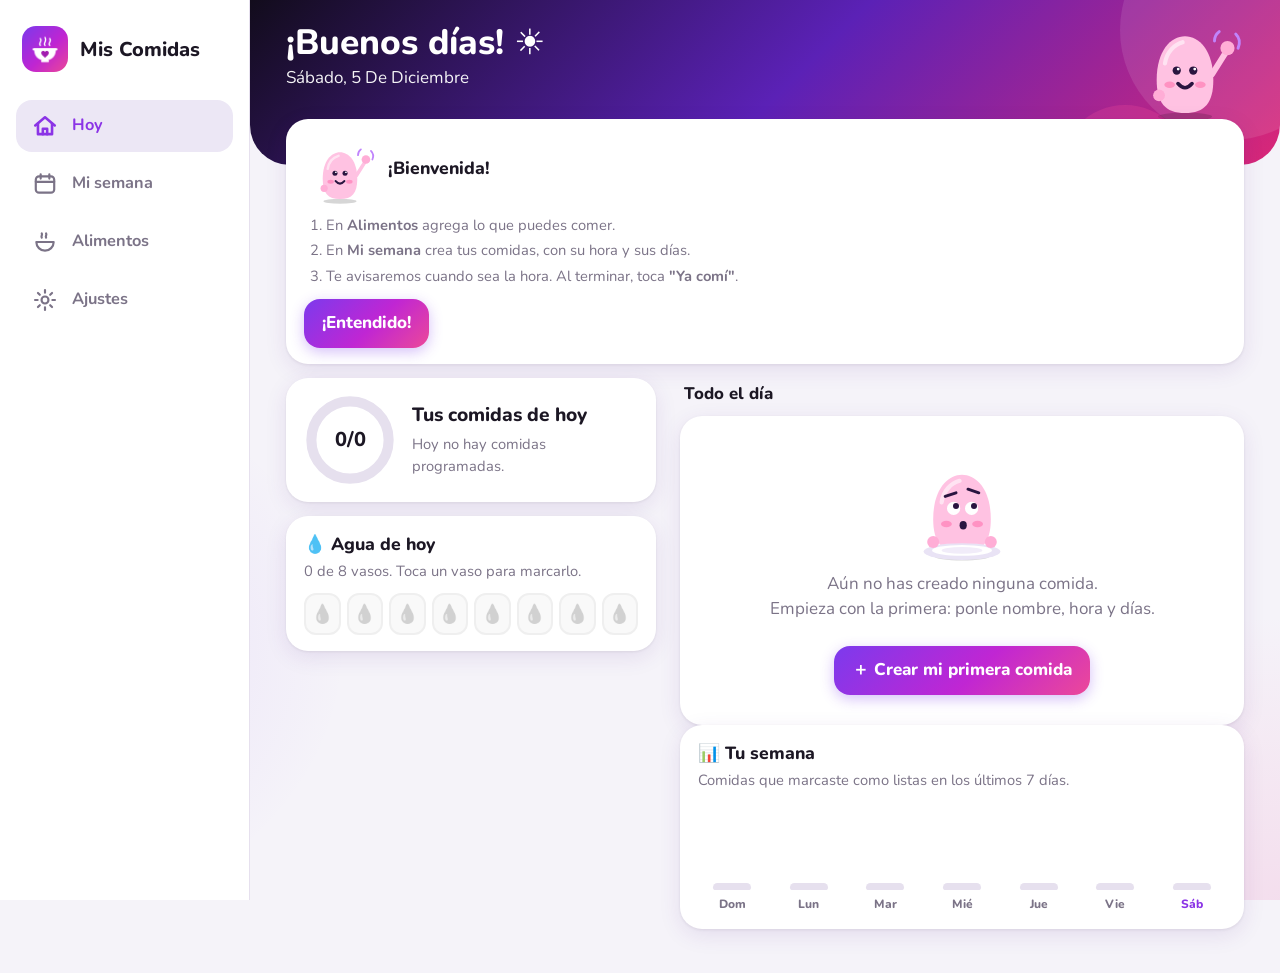
<file: index.html>
<!doctype html>
<html lang="es">
<head>
<meta charset="utf-8">
<meta name="viewport" content="width=device-width, initial-scale=1, viewport-fit=cover">
<meta name="theme-color" content="#5b21b6">
<meta name="apple-mobile-web-app-capable" content="yes">
<meta name="mobile-web-app-capable" content="yes">
<meta name="apple-mobile-web-app-title" content="Mis Comidas">
<link rel="manifest" href="manifest.webmanifest">
<link rel="icon" href="icon-192.png">
<link rel="apple-touch-icon" href="apple-touch-icon.png">
<link rel="preconnect" href="https://fonts.googleapis.com"><link rel="preconnect" href="https://fonts.gstatic.com" crossorigin>
<link rel="stylesheet" href="https://fonts.googleapis.com/css2?family=Nunito:wght@400;600;700;800&display=swap">
<link rel="stylesheet" href="styles.css">
<title>Mis Comidas</title>
</head>
<body>
<svg width="0" height="0" style="position:absolute" aria-hidden="true"><defs>
  <linearGradient id="gradAnillo" x1="0" y1="0" x2="1" y2="1"><stop offset="0" stop-color="#7c3aed"/><stop offset="1" stop-color="#ec4899"/></linearGradient>
</defs></svg>

<nav aria-label="Menú principal">
  <div class="logo"><img src="icon-192.png" alt=""><span>Mis Comidas</span></div>
  <button data-v="hoy" class="on">
    <svg viewBox="0 0 24 24"><path d="M3 11.5 12 4l9 7.5"/><path d="M5.5 10v9.5h13V10"/><path d="M10 19.5v-5h4v5"/></svg><span>Hoy</span></button>
  <button data-v="semana">
    <svg viewBox="0 0 24 24"><rect x="3.5" y="5" width="17" height="15" rx="3"/><path d="M3.5 10h17M8 3v4M16 3v4"/></svg><span>Mi semana</span></button>
  <button data-v="alimentos">
    <svg viewBox="0 0 24 24"><path d="M4 12h16a8 8 0 0 1-16 0Z"/><path d="M9 8c-1-1.5 1-2.5 0-4M13 8c-1-1.5 1-2.5 0-4"/></svg><span>Alimentos</span></button>
  <button data-v="ajustes">
    <svg viewBox="0 0 24 24"><circle cx="12" cy="12" r="3.2"/><path d="M12 2.8v2.4M12 18.8v2.4M2.8 12h2.4M18.8 12h2.4M5.5 5.5l1.7 1.7M16.8 16.8l1.7 1.7M5.5 18.5l1.7-1.7M16.8 7.2l1.7-1.7"/></svg><span>Ajustes</span></button>
</nav>

<header class="top"><div>
  <h1 id="saludo">¡Hola!</h1>
  <p id="fecha"></p>
  <img class="top-pj" src="img/hola.svg" alt="">
</div></header>

<main class="contenido flota">
  <!-- HOY -->
  <section id="v-hoy" class="view on">
    <div id="avisoNotif"></div>
    <div id="bienvenida"></div>
    <div class="grid-hoy">
      <div class="lateral">
        <div class="card resumen" id="resumenCard">
          <div class="anillo">
            <svg viewBox="0 0 100 100"><circle class="fondo" cx="50" cy="50" r="42"/><circle class="valor" id="anillo" cx="50" cy="50" r="42" stroke-dasharray="263.9" stroke-dashoffset="263.9"/></svg>
            <b id="anilloTxt">0/0</b>
          </div>
          <div><h2 id="resumenTitulo">Tus comidas de hoy</h2><p class="hint" id="resumen"></p></div>
        </div>
        <div id="sigue"></div>
        <div class="card agua">
          <h2>💧 Agua de hoy</h2>
          <p class="hint" id="aguaTxt"></p>
          <div class="vasos" id="vasos"></div>
        </div>
      </div>
      <div>
        <h2 class="seccion" style="margin-top:4px">Todo el día</h2>
        <div id="listaHoy"></div>
        <div class="card">
          <h2>📊 Tu semana</h2>
          <p class="hint">Comidas que marcaste como listas en los últimos 7 días.</p>
          <div class="barras" id="barras"></div>
        </div>
      </div>
    </div>
  </section>

  <!-- SEMANA -->
  <section id="v-semana" class="view">
    <p class="hint" id="ayudaSemana" style="margin:0 4px 12px">Elige un día y toca una comida para cambiar su hora o lo que vas a comer.</p>
    <div class="dias" id="diasSemana"></div>
    <div id="listaSemana"></div>
    <div class="tablero" id="tablero"></div>
  </section>

  <!-- ALIMENTOS -->
  <section id="v-alimentos" class="view">
   <div class="dos-col"><div>
    <div class="card">
      <h2>Mis alimentos</h2>
      <p class="hint">Escribe lo que sí puedes comer. Después lo eliges al armar cada comida.</p>
      <form class="row" id="formAlimento" style="flex-wrap:nowrap;margin-top:12px">
        <input id="nuevoAlimento" placeholder="Ej. Caldo de pollo" autocomplete="off" enterkeyhint="done">
        <button class="btn" type="submit">Agregar</button>
      </form>
    </div>
    <h2 class="seccion">Lista de alimentos</h2>
    <div class="chips" id="listaAlimentos"></div>
   </div><div>
    <h2 class="seccion" id="sugTitulo">Mi lista de comidas permitidas <span class="hint" style="font-weight:600">(toca para agregar)</span></h2>
    <div class="chips" id="sugerencias"></div>
   </div></div>
  </section>

  <!-- AJUSTES -->
  <section id="v-ajustes" class="view">
   <div class="ajustes-grid"><div>
    <div class="card">
      <h2>🔔 Avisos</h2>
      <p class="hint" id="notifEstado"></p>
      <button class="btn ancho" id="btnNotif" style="margin:10px 0 4px">Activar notificaciones</button>
      <label for="aviso">¿Cuánto antes quieres que te avise?</label>
      <select id="aviso">
        <option value="0">A la hora exacta</option>
        <option value="5">5 minutos antes</option>
        <option value="10">10 minutos antes</option>
        <option value="15">15 minutos antes</option>
        <option value="30">30 minutos antes</option>
      </select>
    </div>
    <div class="card">
      <h2>🎨 Personalizar</h2>
      <label for="nombreUsuario" style="margin-top:8px">¿Cómo te llamas?</label>
      <input id="nombreUsuario" placeholder="Tu nombre" autocomplete="off" maxlength="30">
      <label for="letra">Tamaño de letra</label>
      <select id="letra">
        <option value="normal">Normal</option>
        <option value="grande">Grande</option>
        <option value="enorme">Muy grande</option>
      </select>
      <label for="tema">Colores</label>
      <select id="tema">
        <option value="auto">Automático (como tu aparato)</option>
        <option value="claro">Claro</option>
        <option value="oscuro">Oscuro</option>
      </select>
    </div>
   </div><div>
    <div class="card">
      <h2>📆 Google Calendar</h2>
      <p class="hint">Guarda tus comidas en un calendario llamado "Mis Comidas" y las mantiene iguales en todos tus aparatos.</p>
      <div id="gConfig"><label for="gClientId">ID de cliente de Google</label>
        <input id="gClientId" placeholder="xxxx.apps.googleusercontent.com" autocomplete="off"><div style="height:10px"></div></div>
      <div class="row" style="margin-top:12px">
        <button class="btn" id="gConectar">Conectar con Google</button>
        <button class="btn" id="gSync" hidden>Sincronizar ahora</button>
        <button class="btn peligro chico" id="gSalir" hidden>Desconectar</button>
      </div>
      <p class="hint" id="gEstado" style="margin-top:8px"></p>
      <label class="interruptor" for="alarmaCal" style="font-weight:700">
        <span>Que también suene la alarma de Google Calendar
          <span class="hint" style="display:block;font-weight:400">Suena aunque la app esté cerrada. Esa notificación muestra el correo de la cuenta; si no te gusta, apágala.</span></span>
        <input type="checkbox" id="alarmaCal" checked>
      </label>
    </div>
   </div></div>
  </section>
</main>

<button class="btn fab" id="nuevaComida" hidden><span style="font-size:1.3rem;line-height:1">＋</span> Agregar comida</button>

<dialog id="dlg">
  <form method="dialog" id="formComida">
    <h2 id="dlgTitulo">Comida</h2>
    <label for="cNombre">¿Cómo se llama?</label>
    <input id="cNombre" required placeholder="Ej. Desayuno" autocomplete="off">
    <label for="cHH">¿A qué hora?</label>
    <div class="row" style="flex-wrap:nowrap"><select id="cHH"></select><select id="cMM"></select></div>
    <label>¿Qué días?</label>
    <div class="dias" id="cDias"></div>
    <label>¿Qué vas a comer?</label>
    <div class="chips" id="cAlimentos"></div>
    <p class="hint" id="cSinAlimentos" hidden>Primero agrega alimentos en la pestaña "Alimentos".</p>
    <label for="cNota">Nota (opcional)</label>
    <input id="cNota" placeholder="Ej. Sin sal, tibio…" autocomplete="off">
    <div class="row fin">
      <button type="button" class="btn peligro" id="cBorrar">Eliminar</button>
      <div class="row">
        <button type="button" class="btn sec" id="cCancelar">Cancelar</button>
        <button type="submit" class="btn">Guardar</button>
      </div>
    </div>
  </form>
</dialog>
<dialog id="alerta">
  <img src="ansioso.gif" alt="">
  <div class="cuerpo">
    <h2 id="alertaTitulo"></h2><p id="alertaTexto"></p>
    <div class="row"><button class="btn ok" id="alertaListo">Ya comí ✓</button><button class="btn sec" id="alertaCerrar">Cerrar</button></div>
  </div>
</dialog>
<dialog id="recuerda">
  <div class="cuerpo">
    <img src="img/hola.svg" alt="">
    <h2>¡Hola!</h2>
    <p id="recuerdaTexto">No te olvides de agregar tus comidas de esta semana.</p>
    <div class="row"><button class="btn ok" id="recuerdaOk">Vale</button></div>
  </div>
</dialog>
<div class="toast" id="toast" role="status"></div>

<script src="config.js"></script>
<script src="app.js"></script>
</body>
</html>
</file>
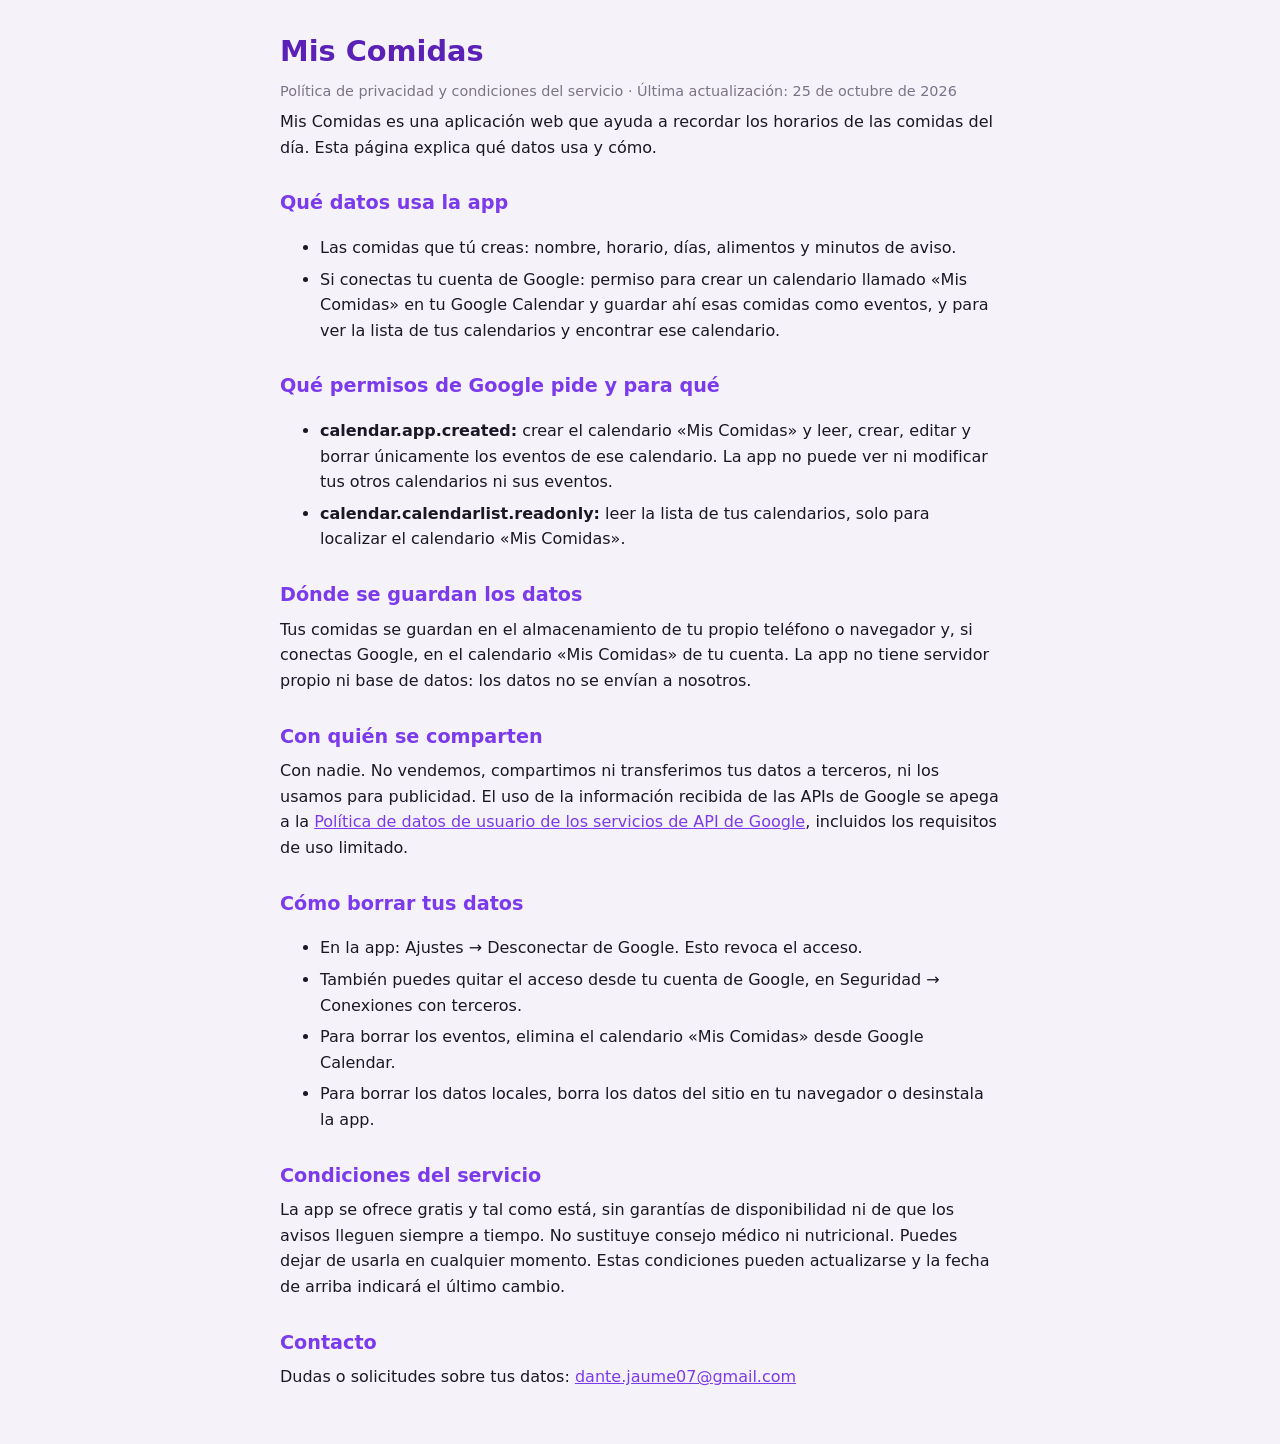
<file: privacidad.html>
<!doctype html>
<html lang="es">
<head>
<meta charset="utf-8">
<meta name="viewport" content="width=device-width, initial-scale=1">
<title>Mis Comidas – Privacidad y condiciones</title>
<style>
  body{margin:0;background:#f5f3f9;color:#1c1724;font:16px/1.6 system-ui,-apple-system,"Segoe UI",sans-serif}
  main{max-width:720px;margin:0 auto;padding:28px 18px 48px}
  h1{font-size:1.8rem;margin:0 0 4px;color:#5b21b6}
  h2{font-size:1.2rem;margin:28px 0 6px;color:#7c3aed}
  p,li{margin:6px 0}
  .fecha{color:#7b7387;font-size:.9rem}
  a{color:#7c3aed}
</style>
</head>
<body>
<main>
  <h1>Mis Comidas</h1>
  <p class="fecha">Política de privacidad y condiciones del servicio · Última actualización: 25 de octubre de 2026</p>

  <p>Mis Comidas es una aplicación web que ayuda a recordar los horarios de las comidas del día. Esta página explica qué datos usa y cómo.</p>

  <h2>Qué datos usa la app</h2>
  <ul>
    <li>Las comidas que tú creas: nombre, horario, días, alimentos y minutos de aviso.</li>
    <li>Si conectas tu cuenta de Google: permiso para crear un calendario llamado «Mis Comidas» en tu Google Calendar y guardar ahí esas comidas como eventos, y para ver la lista de tus calendarios y encontrar ese calendario.</li>
  </ul>

  <h2>Qué permisos de Google pide y para qué</h2>
  <ul>
    <li><b>calendar.app.created:</b> crear el calendario «Mis Comidas» y leer, crear, editar y borrar únicamente los eventos de ese calendario. La app no puede ver ni modificar tus otros calendarios ni sus eventos.</li>
    <li><b>calendar.calendarlist.readonly:</b> leer la lista de tus calendarios, solo para localizar el calendario «Mis Comidas».</li>
  </ul>

  <h2>Dónde se guardan los datos</h2>
  <p>Tus comidas se guardan en el almacenamiento de tu propio teléfono o navegador y, si conectas Google, en el calendario «Mis Comidas» de tu cuenta. La app no tiene servidor propio ni base de datos: los datos no se envían a nosotros.</p>

  <h2>Con quién se comparten</h2>
  <p>Con nadie. No vendemos, compartimos ni transferimos tus datos a terceros, ni los usamos para publicidad. El uso de la información recibida de las APIs de Google se apega a la <a href="https://developers.google.com/terms/api-services-user-data-policy">Política de datos de usuario de los servicios de API de Google</a>, incluidos los requisitos de uso limitado.</p>

  <h2>Cómo borrar tus datos</h2>
  <ul>
    <li>En la app: Ajustes → Desconectar de Google. Esto revoca el acceso.</li>
    <li>También puedes quitar el acceso desde tu cuenta de Google, en Seguridad → Conexiones con terceros.</li>
    <li>Para borrar los eventos, elimina el calendario «Mis Comidas» desde Google Calendar.</li>
    <li>Para borrar los datos locales, borra los datos del sitio en tu navegador o desinstala la app.</li>
  </ul>

  <h2>Condiciones del servicio</h2>
  <p>La app se ofrece gratis y tal como está, sin garantías de disponibilidad ni de que los avisos lleguen siempre a tiempo. No sustituye consejo médico ni nutricional. Puedes dejar de usarla en cualquier momento. Estas condiciones pueden actualizarse y la fecha de arriba indicará el último cambio.</p>

  <h2>Contacto</h2>
  <p>Dudas o solicitudes sobre tus datos: <a href="mailto:dante.jaume07@gmail.com">dante.jaume07@gmail.com</a></p>
</main>
</body>
</html>
</file>
<file: styles.css>
:root{
  --bg:#f5f3f9; --bg2:#ece7f5; --card:#ffffff; --ink:#1c1724; --muted:#7b7387; --line:#e6e0ee;
  --morado:#7c3aed; --fucsia:#c026d3; --rosa:#ec4899;
  --grad:linear-gradient(135deg,#7c3aed,#c026d3 55%,#ec4899);
  --grad-top:linear-gradient(135deg,#120c1c,#5b21b6 52%,#db2777);
  --brand:#8b34e6; --ok:#7c3aed; --ok-soft:#efe6fd; --pend:#a21caf; --pend-soft:#fbe3fb;
  --shadow:0 6px 22px rgba(80,30,140,.10), 0 1px 3px rgba(20,10,40,.08);
  --radius:22px;
  --des:#ec4899; --des-s:#fde4f0;
  --col:#a855f7; --col-s:#f1e4fd;
  --com:#d946ef; --com-s:#fbe3fb;
  --cen:#64748b; --cen-s:#e6eaf1;
  --otro:#9ca3af; --otro-s:#eceef2;
}
@media (prefers-color-scheme:dark){
  :root:not([data-theme="claro"]){
    --bg:#0c0a10; --bg2:#1c1726; --card:#151119; --ink:#f4eefc; --muted:#9d93ae; --line:#2b2437;
    --ok-soft:#2a1f45; --pend-soft:#3a1b3d; --brand:#b583ff; --ok:#a77bff; --pend:#f0a1f7;
    --shadow:0 6px 22px rgba(0,0,0,.45);
    --des-s:#3b1830; --col-s:#2c1d44; --com-s:#38183f; --cen-s:#1f2633; --otro-s:#22252c;
  }
}
:root[data-theme="oscuro"]{
  --bg:#0c0a10; --bg2:#1c1726; --card:#151119; --ink:#f4eefc; --muted:#9d93ae; --line:#2b2437;
  --ok-soft:#2a1f45; --pend-soft:#3a1b3d; --brand:#b583ff; --ok:#a77bff; --pend:#f0a1f7;
  --shadow:0 6px 22px rgba(0,0,0,.45);
  --des-s:#3b1830; --col-s:#2c1d44; --com-s:#38183f; --cen-s:#1f2633; --otro-s:#22252c;
}
*{box-sizing:border-box;-webkit-tap-highlight-color:transparent}
[hidden]{display:none!important}
html,body{margin:0}
html[data-letra="grande"]{font-size:18.5px}
html[data-letra="enorme"]{font-size:21px}
body{background:radial-gradient(620px 460px at 100% 100%,rgba(236,72,153,.12),transparent 62%),radial-gradient(560px 460px at 0 72%,rgba(124,58,237,.12),transparent 62%),var(--bg);
  background-attachment:fixed;color:var(--ink);font:1.0625rem/1.45 "Nunito","Segoe UI",system-ui,-apple-system,Roboto,sans-serif;
  padding-bottom:calc(88px + env(safe-area-inset-bottom));min-height:100vh}
button{font:inherit;cursor:pointer}
h1,h2,h3,p{margin:0}

/* ---------- Estructura ---------- */
.top{background:var(--grad-top);color:#fff;padding:calc(22px + env(safe-area-inset-top)) 0 66px;border-radius:0 0 34px 34px;position:relative;overflow:hidden}
.top::before,.top::after{content:"";position:absolute;border-radius:50%;background:rgba(255,255,255,.10)}
.top::before{width:220px;height:220px;right:-60px;top:-80px}
.top::after{width:130px;height:130px;right:90px;bottom:-70px;background:rgba(236,72,153,.28)}
.top > div,.contenido{max-width:720px;margin:0 auto;padding:0 20px}
.top > div{position:relative}
.top h1{font-size:1.7rem;font-weight:800;line-height:1.15}
.top p{opacity:.95;text-transform:capitalize;margin-top:4px}
.contenido{padding-bottom:24px}
.flota{margin-top:-46px;position:relative}
.view{display:none}.view.on{display:block;animation:sube .25s ease}
@keyframes flota{50%{transform:translateY(-6px)}}
@keyframes aparece{from{opacity:0;transform:translateY(24px) scale(.96)}to{opacity:1;transform:none}}
@keyframes velo{from{opacity:0}to{opacity:1}}
#confeti{position:fixed;inset:0;width:100%;height:100%;pointer-events:none;z-index:60}
@keyframes sube{from{opacity:0;transform:translateY(8px)}to{opacity:1;transform:none}}

/* ---------- Navegación ---------- */
nav{position:fixed;bottom:0;left:0;right:0;z-index:5;display:flex;background:var(--card);
  border-top:1px solid var(--line);padding:6px 6px calc(6px + env(safe-area-inset-bottom));box-shadow:0 -6px 24px rgba(80,30,140,.12)}
nav .logo{display:none}
nav button{flex:1;border:0;background:none;color:var(--muted);padding:6px 2px;font-size:.76rem;font-weight:700;
  display:flex;flex-direction:column;align-items:center;gap:3px;border-radius:16px}
nav button svg{width:26px;height:26px;fill:none;stroke:currentColor;stroke-width:2;stroke-linecap:round;stroke-linejoin:round}
nav button.on{color:var(--brand)}
nav button.on svg{stroke-width:2.4}

/* ---------- Tarjetas ---------- */
.card{background:var(--card);border-radius:var(--radius);padding:16px 18px;margin:0 0 14px;box-shadow:var(--shadow)}
.card h2{font-size:1.1rem;font-weight:800;margin-bottom:4px}
.hint{color:var(--muted);font-size:.92rem}
.seccion{font-size:1.05rem;font-weight:800;margin:22px 4px 10px}

.resumen{display:flex;gap:16px;align-items:center}
.anillo{position:relative;width:92px;height:92px;flex:none}
.anillo svg{width:100%;height:100%;transform:rotate(-90deg)}
.anillo circle{fill:none;stroke-width:11;stroke-linecap:round}
.anillo .fondo{stroke:var(--line)}
.anillo .valor{stroke:url(#gradAnillo);transition:stroke-dashoffset .5s ease}
.anillo b{position:absolute;inset:0;display:flex;align-items:center;justify-content:center;font-size:1.25rem;font-weight:800}
.resumen h2{font-size:1.2rem}

/* próxima comida */
.sigue{border-radius:var(--radius);padding:18px;margin:0 0 14px;color:#fff;box-shadow:var(--shadow);
  background:linear-gradient(135deg,var(--c),var(--c2,var(--c)));position:relative;overflow:hidden}
.sigue-ico{position:absolute;right:10px;bottom:8px;width:92px;height:92px;animation:flota 3.2s ease-in-out infinite}
.sigue.fin .sigue-ico{width:112px;height:112px}
.sigue ul,.sigue .cuando{padding-right:90px}
.sigue small{font-weight:800;letter-spacing:.06em;text-transform:uppercase;opacity:.9}
.sigue h2{font-size:1.5rem;margin:2px 0 2px}
.sigue .cuando{font-size:1.05rem;font-weight:700}
.sigue ul{margin:8px 0 0;padding-left:20px}
.sigue .btn{margin-top:14px;background:#fff;color:#4c1d95;box-shadow:none}

/* tipos de comida */
.t-des{--c:var(--des);--c2:#f43f5e;--s:var(--des-s)}
.t-col{--c:var(--col);--c2:#7c3aed;--s:var(--col-s)}
.t-com{--c:var(--com);--c2:#8b5cf6;--s:var(--com-s)}
.t-cen{--c:var(--cen);--c2:#1e293b;--s:var(--cen-s)}
.t-otro{--c:var(--otro);--c2:#4b5563;--s:var(--otro-s)}
.comida{display:flex;gap:14px;align-items:center;background:var(--card);border-radius:var(--radius);padding:14px 16px;
  margin:0 0 12px;box-shadow:var(--shadow);border-left:7px solid var(--c);position:relative}
.comida .ico{flex:none;width:58px;height:58px;border-radius:18px;background:var(--s);display:flex;align-items:center;justify-content:center}
.comida .ico img{width:40px;height:40px}
.comida .info{flex:1;min-width:0}
.comida .hora{font-weight:800;color:var(--c);font-size:.95rem}
.comida h3{font-size:1.15rem;font-weight:800;line-height:1.2}
.comida .alim{color:var(--muted);font-size:.92rem;margin-top:2px}
.comida.hecha{opacity:.6}
.comida.hecha h3{text-decoration:line-through;text-decoration-thickness:2px}
.comida.tarde{background:var(--s)}
.etiqueta{display:inline-block;font-size:.72rem;font-weight:800;padding:2px 9px;border-radius:99px;background:var(--ok-soft);color:var(--ok);margin-left:6px;vertical-align:middle}
.etiqueta.tarde{background:var(--pend-soft);color:var(--pend)}
.editable{cursor:pointer;transition:transform .15s}
.editable:hover{transform:translateY(-2px)}
.editable .lapiz{flex:none;color:var(--muted);font-size:1.2rem}

/* botones */
.btn{border:0;border-radius:16px;padding:12px 18px;font-weight:800;color:#fff;background:var(--grad);box-shadow:0 4px 14px rgba(124,58,237,.32)}
.btn{transition:transform .15s,box-shadow .2s,filter .2s}
.btn:hover{transform:translateY(-1px);filter:brightness(1.06)}
.btn:active{transform:scale(.97)}
.btn.sec{background:var(--bg2);color:var(--brand);box-shadow:none}
.btn.ok{background:var(--morado);background:linear-gradient(135deg,#7c3aed,#a855f7)}
.btn.peligro{background:transparent;color:#e0457b;box-shadow:none}
.btn.chico{padding:9px 14px;font-size:.92rem;border-radius:13px}
.btn.ancho{width:100%}
.row{display:flex;gap:10px;align-items:center;flex-wrap:wrap}
.btn-hecho{min-width:104px}

/* días y chips */
.dias{display:flex;gap:6px;overflow-x:auto;padding:2px 2px 12px;scrollbar-width:none}
.dias::-webkit-scrollbar{display:none}
.dias button{flex:1;min-width:46px;border:2px solid var(--line);background:var(--card);color:var(--ink);border-radius:16px;padding:8px 0;font-weight:800;font-size:.9rem;position:relative}
.dias button.on{background:var(--grad);color:#fff;border-color:transparent;box-shadow:0 4px 14px rgba(124,58,237,.32)}
.dias button.hoy::after{content:"";position:absolute;left:50%;bottom:3px;width:5px;height:5px;margin-left:-2.5px;border-radius:50%;background:var(--rosa)}
.dias button.on.hoy::after{background:#fff}
.chips{display:flex;flex-wrap:wrap;gap:8px}
.chip,.dias button,nav button,.comida{transition:background .2s,color .2s,border-color .2s,opacity .3s,transform .15s}
.chip{border:2px solid var(--line);background:var(--card);color:var(--ink);padding:8px 14px;border-radius:99px;font-weight:700;font-size:.95rem}
.chip.on{background:var(--morado);color:#fff;border-color:var(--morado)}
.chip.sug{border-style:dashed;color:var(--muted)}
.chip.sug:hover{border-color:var(--brand);color:var(--brand)}
.chip .x{margin-left:8px;opacity:.6;cursor:pointer}

/* formularios */
input,select{font:inherit;color:var(--ink);background:var(--bg);border:2px solid var(--line);border-radius:16px;padding:12px 14px;width:100%}
input:focus,select:focus{outline:none;border-color:var(--brand)}
label{display:block;font-weight:800;font-size:.9rem;margin:14px 0 6px}
.interruptor{display:flex;gap:12px;align-items:center;justify-content:space-between;margin-top:14px}
.interruptor input{width:auto;transform:scale(1.5);accent-color:var(--morado);margin-right:6px}

/* agua */
.agua .vasos{display:flex;gap:6px;margin-top:10px}
.agua .vasos button{flex:1;border:2px solid var(--line);background:var(--bg);border-radius:12px;padding:6px 0;font-size:1.15rem;filter:grayscale(1);opacity:.55}
.agua .vasos button.on{filter:none;opacity:1;border-color:#60a5fa;background:#e0f0ff}
@media (prefers-color-scheme:dark){:root:not([data-theme="claro"]) .agua .vasos button.on{background:#17314f}}
:root[data-theme="oscuro"] .agua .vasos button.on{background:#17314f}

/* gráfica de la semana */
.barras{display:flex;gap:8px;align-items:flex-end;height:110px;margin-top:12px}
.barras div{flex:1;display:flex;flex-direction:column;align-items:center;gap:6px;height:100%;justify-content:flex-end}
.barras i{display:block;width:100%;max-width:38px;border-radius:10px 10px 6px 6px;background:var(--grad);min-height:6px}
.barras i.vacia{background:var(--line)}
.barras span{font-size:.75rem;font-weight:800;color:var(--muted)}
.barras .hoy span{color:var(--brand)}

/* tablero de la semana (computadora) */
.tablero{display:none}
.col-dia{background:var(--card);border-radius:var(--radius);padding:12px;box-shadow:var(--shadow);min-height:150px}
.col-dia header{display:flex;align-items:center;justify-content:space-between;margin-bottom:10px}
.col-dia header b{font-size:1.02rem}
.col-dia.hoy header b{color:var(--brand)}
.col-dia.hoy{outline:2px solid var(--brand)}
.col-dia .mas{border:0;background:var(--bg2);color:var(--brand);width:30px;height:30px;border-radius:50%;font-size:1.2rem;font-weight:800;line-height:1}
.mini{border-left:5px solid var(--c);background:var(--s);border-radius:12px;padding:8px 10px;margin-bottom:8px;cursor:pointer;transition:transform .15s}
.mini:hover{transform:translateY(-2px)}
.mini .hora{font-size:.78rem;font-weight:800;color:var(--c)}
.mini b{display:block;line-height:1.2}
.mini b img{width:18px;height:18px;vertical-align:-3px;margin-right:5px}
.mini small{display:block;color:var(--muted);font-size:.8rem}
.col-dia .nada{color:var(--muted);font-size:.85rem;text-align:center;padding:14px 0}

/* ventana de edición y de aviso */
dialog{border:0;border-radius:28px;padding:20px;width:min(560px,94vw);background:var(--card);color:var(--ink);max-height:92vh;box-shadow:0 20px 60px rgba(0,0,0,.45)}
dialog::backdrop{background:rgba(12,6,24,.6);backdrop-filter:blur(3px)}
dialog h2{font-size:1.35rem;margin-bottom:2px}
dialog[open]{animation:aparece .28s cubic-bezier(.2,.9,.3,1.1)}
dialog[open]::backdrop{animation:velo .25s ease}
dialog .row.fin{margin-top:20px;justify-content:space-between}
#alerta{text-align:center;width:min(380px,92vw);padding:0;overflow:hidden}
#alerta img{display:block;width:100%;aspect-ratio:1;object-fit:cover}
#alerta .cuerpo{padding:18px 20px 22px}
#alerta h2{font-size:1.5rem;line-height:1.2}
#alerta p{margin:6px 0 16px;color:var(--muted)}
#alerta .row{justify-content:center}
#recuerda{text-align:center;width:min(360px,92vw)}
#recuerda img{width:140px;height:auto;margin:0 auto 6px;display:block}
#recuerda p{margin:6px 0 18px;color:var(--muted)}
#recuerda .row{justify-content:center}

/* varios */
.vacio{text-align:center;color:var(--muted);padding:30px 12px;background:var(--card);border-radius:var(--radius);box-shadow:var(--shadow)}
.ilus{display:block;width:120px;height:120px;margin:0 auto 6px;animation:flota 3.4s ease-in-out infinite}
.bienv{display:flex;align-items:center;gap:12px;margin-bottom:4px}
.bienv-img{width:72px;height:72px;animation:flota 3.4s ease-in-out infinite}
.top-pj{position:absolute;right:20px;top:-6px;width:92px;height:92px;animation:flota 3.6s ease-in-out infinite}
.top h1,.top p{padding-right:84px}
.aviso{background:linear-gradient(135deg,#f5e8ff,#ffe3f1);color:#3b1250;border-radius:var(--radius);padding:14px 16px;margin:0 0 14px;box-shadow:var(--shadow);display:flex;gap:12px;align-items:center}
.aviso b{display:block}
@media (prefers-color-scheme:dark){:root:not([data-theme="claro"]) .aviso{background:linear-gradient(135deg,#2b1747,#46163a);color:#f4eefc}}
:root[data-theme="oscuro"] .aviso{background:linear-gradient(135deg,#2b1747,#46163a);color:#f4eefc}
.pasos{margin:8px 0 12px;padding-left:22px}
.pasos li{margin-bottom:4px}
.fab{position:fixed;right:18px;bottom:calc(96px + env(safe-area-inset-bottom));z-index:4;display:flex;gap:8px;align-items:center;
  padding:14px 20px;border-radius:99px;box-shadow:0 8px 24px rgba(124,58,237,.45)}
.toast{position:fixed;left:50%;bottom:104px;transform:translateX(-50%);background:var(--ink);color:var(--bg);padding:11px 18px;border-radius:99px;font-weight:700;
  opacity:0;pointer-events:none;transition:opacity .25s;z-index:20;max-width:90vw;text-align:center}
.toast.on{opacity:1}

/* ---------- Pantallas grandes (computadora) ---------- */
@media (min-width:900px){
  body{padding:0 0 30px 250px}
  nav{top:0;bottom:0;right:auto;width:250px;flex-direction:column;justify-content:flex-start;gap:6px;padding:26px 16px;border-top:0;border-right:1px solid var(--line);box-shadow:none}
  nav .logo{display:flex;align-items:center;gap:12px;margin:0 6px 22px;font-weight:800;font-size:1.25rem}
  nav .logo img{width:46px;height:46px;border-radius:14px}
  nav button{flex:none;flex-direction:row;gap:14px;font-size:1.02rem;padding:13px 16px;justify-content:flex-start}
  nav button.on{background:var(--bg2)}
  .top{border-radius:0 0 40px 40px;padding-bottom:74px}
  .top h1{font-size:2.2rem}
  .top-pj{width:118px;height:118px;right:36px;top:-14px}
  .top h1,.top p{padding-right:140px}
  .top > div,.contenido{max-width:1240px;padding:0 36px}
  .grid-hoy{display:grid;grid-template-columns:370px 1fr;gap:24px;align-items:start}
  .grid-hoy .lateral{position:sticky;top:16px}
  .dos-col{display:grid;grid-template-columns:1fr 1fr;gap:24px;align-items:start}
  .dos-col .seccion:first-child{margin-top:0}
  .ajustes-grid{display:grid;grid-template-columns:1fr 1fr;gap:0 24px;align-items:start}
  /* en la semana se ve todo el tablero y no las pestañas de días */
  #diasSemana,#listaSemana,#ayudaSemana{display:none}
  .tablero{display:grid;grid-template-columns:repeat(auto-fit,minmax(150px,1fr));gap:14px;align-items:start}
  .fab{right:44px;bottom:36px}
  .toast{bottom:36px}
}
@media (max-width:600px){
  dialog:not(#alerta):not(#recuerda){margin:auto 0 0;width:100%;max-width:none;border-radius:28px 28px 0 0;max-height:94vh}
  .comida{padding:12px 12px}
  .comida .ico{width:46px;height:46px;font-size:1.5rem}
}
@media (prefers-reduced-motion:reduce){*{animation:none!important;transition:none!important}}
</file>
